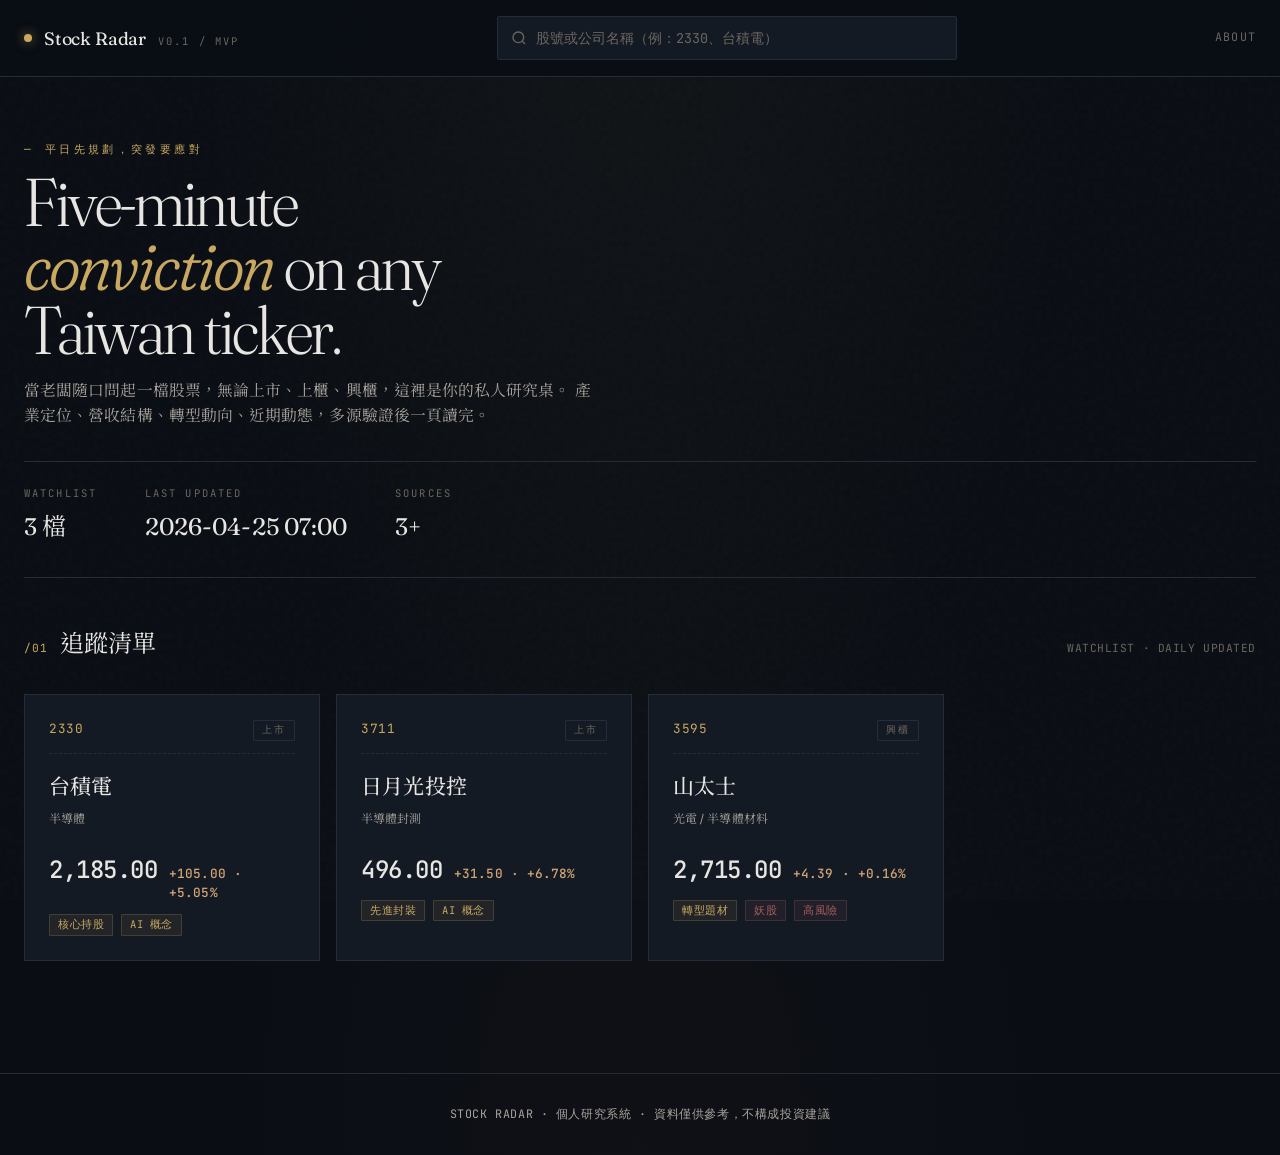
<file: index.html>
<!DOCTYPE html>
<html lang="zh-Hant">
<head>
  <meta charset="UTF-8">
  <meta name="viewport" content="width=device-width, initial-scale=1.0">
  <title>Stock Radar · 個人台股研究系統</title>
  <meta name="description" content="個人化台股研究儀表板。三層架構：Claude SKILL 研究、GitHub Actions 排程、靜態網頁展示。">
  <link rel="stylesheet" href="assets/css/main.css">
  <link rel="icon" href="data:image/svg+xml,%3Csvg xmlns='http://www.w3.org/2000/svg' viewBox='0 0 100 100'%3E%3Ccircle cx='50' cy='50' r='40' fill='%23c9a961'/%3E%3C/svg%3E">
</head>
<body data-page="home">

  <header class="topbar">
    <div class="container topbar-inner">
      <a href="./" class="brand" style="text-decoration: none;">
        <span class="brand-mark"></span>
        <span>Stock Radar</span>
        <span class="brand-tag">v0.1 / mvp</span>
      </a>
      <div class="search-wrap">
        <svg class="search-icon" width="16" height="16" viewBox="0 0 24 24" fill="none" stroke="currentColor" stroke-width="2">
          <circle cx="11" cy="11" r="8"/><path d="m21 21-4.3-4.3"/>
        </svg>
        <input id="search-input" class="search-input" type="text" placeholder="股號或公司名稱（例：2330、台積電）" autocomplete="off">
        <div id="search-results" class="search-results"></div>
      </div>
      <a href="about.html" style="font-family: var(--font-mono); font-size: 0.78rem; letter-spacing: 0.1em; color: var(--text-tertiary);">ABOUT</a>
    </div>
  </header>

  <main class="container">

    <section class="hero">
      <div class="hero-eyebrow">— 平日先規劃，突發要應對</div>
      <h1 class="hero-title">
        Five-minute<br>
        <em>conviction</em> on any<br>
        Taiwan ticker.
      </h1>
      <p class="hero-sub">
        當老闆隨口問起一檔股票，無論上市、上櫃、興櫃，這裡是你的私人研究桌。
        產業定位、營收結構、轉型動向、近期動態，多源驗證後一頁讀完。
      </p>
      <div class="hero-stats">
        <div>
          <div class="hero-stat-label">Watchlist</div>
          <div class="hero-stat-value mono"><span id="stat-watchlist-count">—</span> 檔</div>
        </div>
        <div>
          <div class="hero-stat-label">Last Updated</div>
          <div class="hero-stat-value mono" id="stat-last-updated">—</div>
        </div>
        <div>
          <div class="hero-stat-label">Sources</div>
          <div class="hero-stat-value mono">3+</div>
        </div>
      </div>
    </section>

    <section class="section">
      <div class="section-header">
        <div class="section-title">
          <span class="section-title-num">/01</span>
          <span class="section-title-text">追蹤清單</span>
        </div>
        <span class="section-meta">WATCHLIST · DAILY UPDATED</span>
      </div>
      <div id="watchlist-grid" class="watch-grid">
        <div class="loading">Loading watchlist…</div>
      </div>
    </section>

  </main>

  <footer class="footer">
    <div class="container">
      <p>STOCK RADAR · 個人研究系統 · 資料僅供參考，不構成投資建議</p>
    </div>
  </footer>

  <script src="assets/js/datafetch.js"></script>
  <script src="assets/js/app.js"></script>
  <script src="assets/js/search.js"></script>
</body>
</html>
</file>
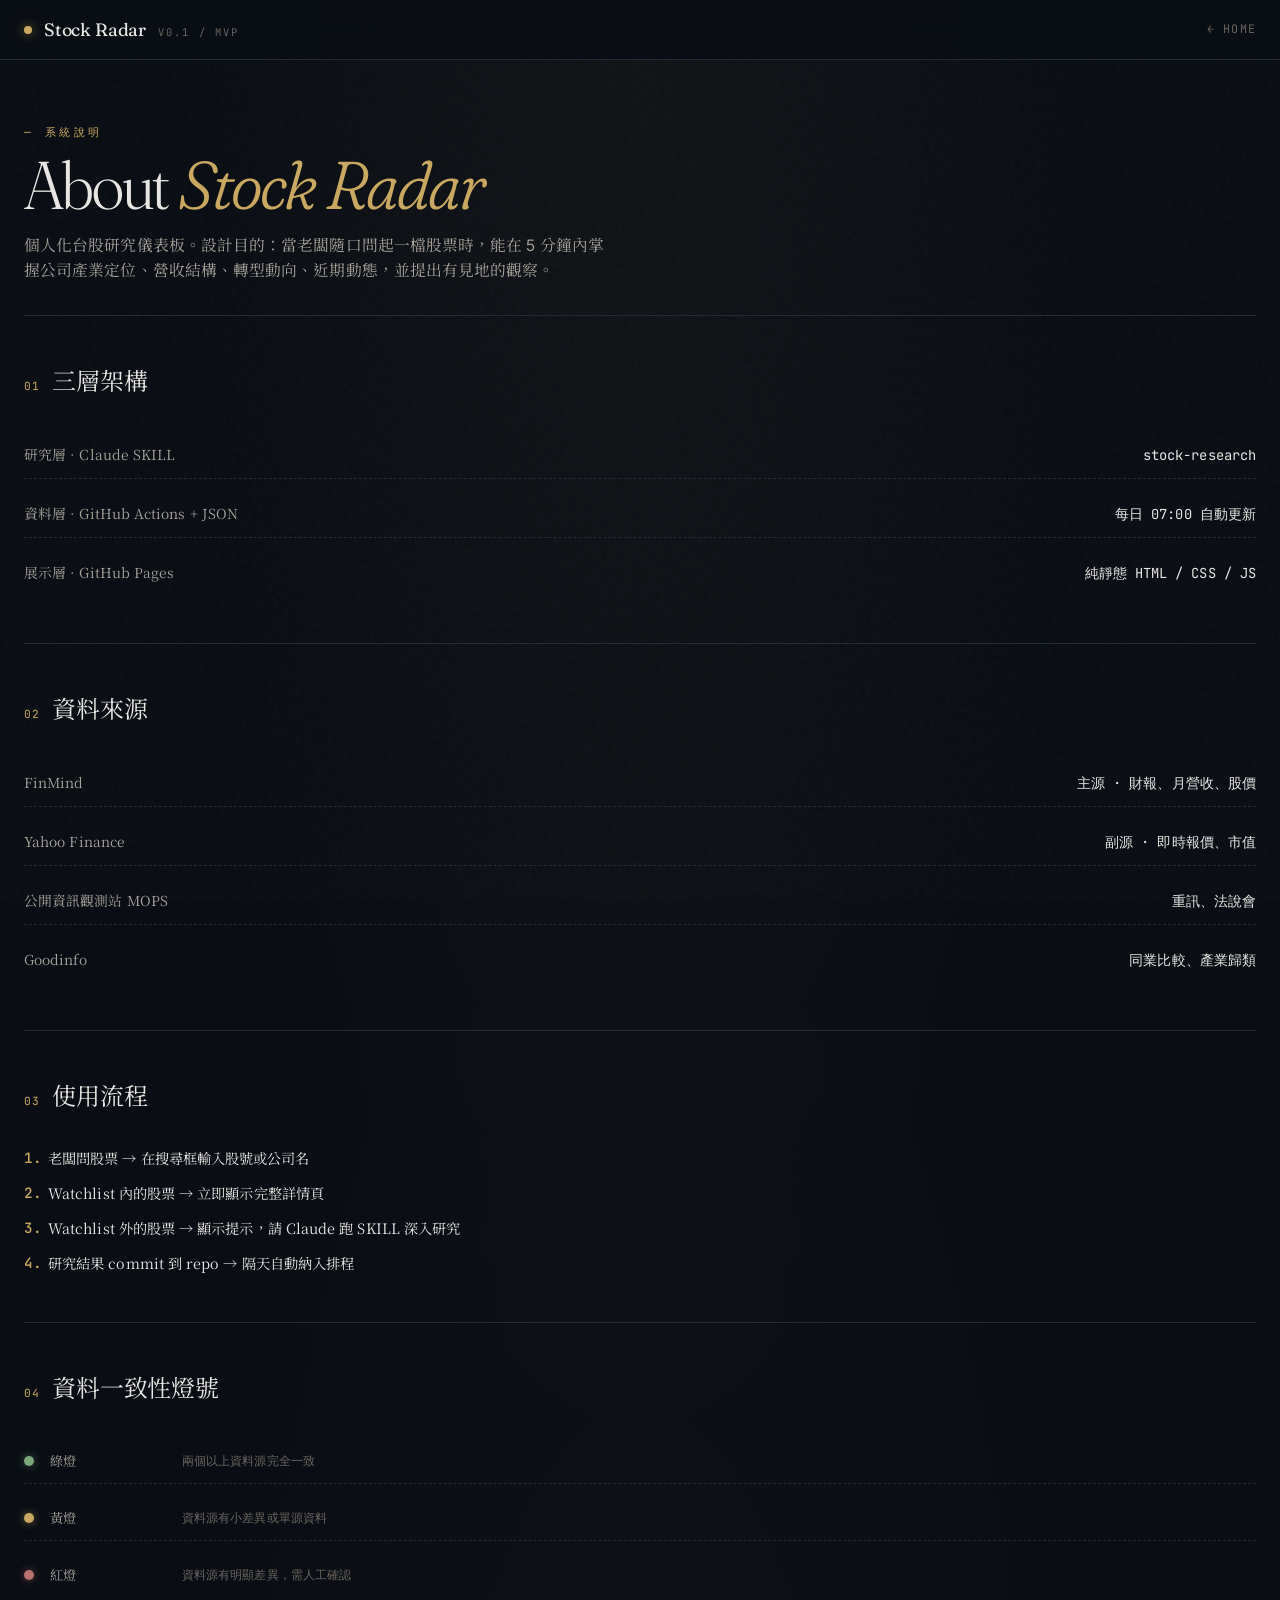
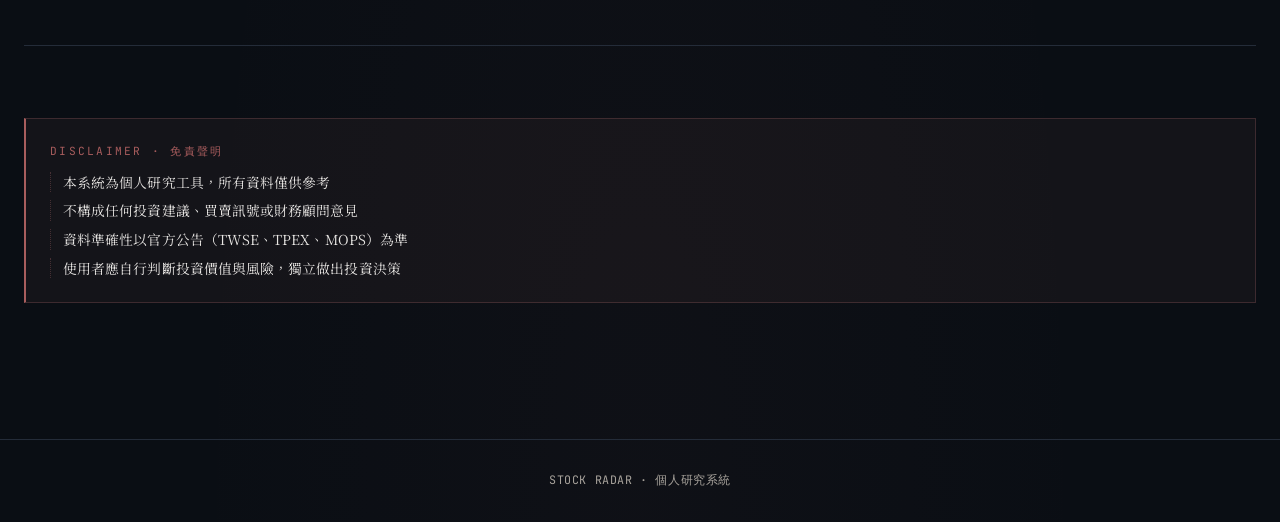
<file: about.html>
<!DOCTYPE html>
<html lang="zh-Hant">
<head>
  <meta charset="UTF-8">
  <meta name="viewport" content="width=device-width, initial-scale=1.0">
  <title>About · Stock Radar</title>
  <link rel="stylesheet" href="assets/css/main.css">
  <link rel="icon" href="data:image/svg+xml,%3Csvg xmlns='http://www.w3.org/2000/svg' viewBox='0 0 100 100'%3E%3Ccircle cx='50' cy='50' r='40' fill='%23c9a961'/%3E%3C/svg%3E">
</head>
<body data-page="about">

  <header class="topbar">
    <div class="container topbar-inner">
      <a href="./" class="brand" style="text-decoration: none;">
        <span class="brand-mark"></span>
        <span>Stock Radar</span>
        <span class="brand-tag">v0.1 / mvp</span>
      </a>
      <a href="./" style="font-family: var(--font-mono); font-size: 0.78rem; letter-spacing: 0.1em; color: var(--text-tertiary);">← HOME</a>
    </div>
  </header>

  <main class="container">
    <section class="hero">
      <div class="hero-eyebrow">— 系統說明</div>
      <h1 class="hero-title">About <em>Stock Radar</em></h1>
      <p class="hero-sub">
        個人化台股研究儀表板。設計目的：當老闆隨口問起一檔股票時，能在 5 分鐘內掌握公司產業定位、營收結構、轉型動向、近期動態，並提出有見地的觀察。
      </p>
    </section>

    <section class="section">
      <div class="section-header">
        <div class="section-title">
          <span class="section-title-num">01</span>
          <span class="section-title-text">三層架構</span>
        </div>
      </div>
      <div class="data-list">
        <div class="data-row">
          <span class="data-row-label">研究層 · Claude SKILL</span>
          <span class="data-row-value">stock-research</span>
        </div>
        <div class="data-row">
          <span class="data-row-label">資料層 · GitHub Actions + JSON</span>
          <span class="data-row-value">每日 07:00 自動更新</span>
        </div>
        <div class="data-row">
          <span class="data-row-label">展示層 · GitHub Pages</span>
          <span class="data-row-value">純靜態 HTML / CSS / JS</span>
        </div>
      </div>
    </section>

    <section class="section">
      <div class="section-header">
        <div class="section-title">
          <span class="section-title-num">02</span>
          <span class="section-title-text">資料來源</span>
        </div>
      </div>
      <div class="data-list">
        <div class="data-row">
          <span class="data-row-label">FinMind</span>
          <span class="data-row-value">主源 · 財報、月營收、股價</span>
        </div>
        <div class="data-row">
          <span class="data-row-label">Yahoo Finance</span>
          <span class="data-row-value">副源 · 即時報價、市值</span>
        </div>
        <div class="data-row">
          <span class="data-row-label">公開資訊觀測站 MOPS</span>
          <span class="data-row-value">重訊、法說會</span>
        </div>
        <div class="data-row">
          <span class="data-row-label">Goodinfo</span>
          <span class="data-row-value">同業比較、產業歸類</span>
        </div>
      </div>
    </section>

    <section class="section">
      <div class="section-header">
        <div class="section-title">
          <span class="section-title-num">03</span>
          <span class="section-title-text">使用流程</span>
        </div>
      </div>
      <ol class="earnings-points" style="counter-reset: point;">
        <li>老闆問股票 → 在搜尋框輸入股號或公司名</li>
        <li>Watchlist 內的股票 → 立即顯示完整詳情頁</li>
        <li>Watchlist 外的股票 → 顯示提示，請 Claude 跑 SKILL 深入研究</li>
        <li>研究結果 commit 到 repo → 隔天自動納入排程</li>
      </ol>
    </section>

    <section class="section">
      <div class="section-header">
        <div class="section-title">
          <span class="section-title-num">04</span>
          <span class="section-title-text">資料一致性燈號</span>
        </div>
      </div>
      <div class="verify-list">
        <div class="verify-row">
          <span class="light green"></span>
          <span class="verify-field">綠燈</span>
          <span class="verify-detail">兩個以上資料源完全一致</span>
        </div>
        <div class="verify-row">
          <span class="light yellow"></span>
          <span class="verify-field">黃燈</span>
          <span class="verify-detail">資料源有小差異或單源資料</span>
        </div>
        <div class="verify-row">
          <span class="light red"></span>
          <span class="verify-field">紅燈</span>
          <span class="verify-detail">資料源有明顯差異，需人工確認</span>
        </div>
      </div>
    </section>

    <section class="section">
      <div class="warning-box">
        <div class="warning-box-title">DISCLAIMER · 免責聲明</div>
        <ul class="warning-list">
          <li>本系統為個人研究工具，所有資料僅供參考</li>
          <li>不構成任何投資建議、買賣訊號或財務顧問意見</li>
          <li>資料準確性以官方公告（TWSE、TPEX、MOPS）為準</li>
          <li>使用者應自行判斷投資價值與風險，獨立做出投資決策</li>
        </ul>
      </div>
    </section>
  </main>

  <footer class="footer">
    <div class="container">
      <p>STOCK RADAR · 個人研究系統</p>
    </div>
  </footer>

</body>
</html>
</file>
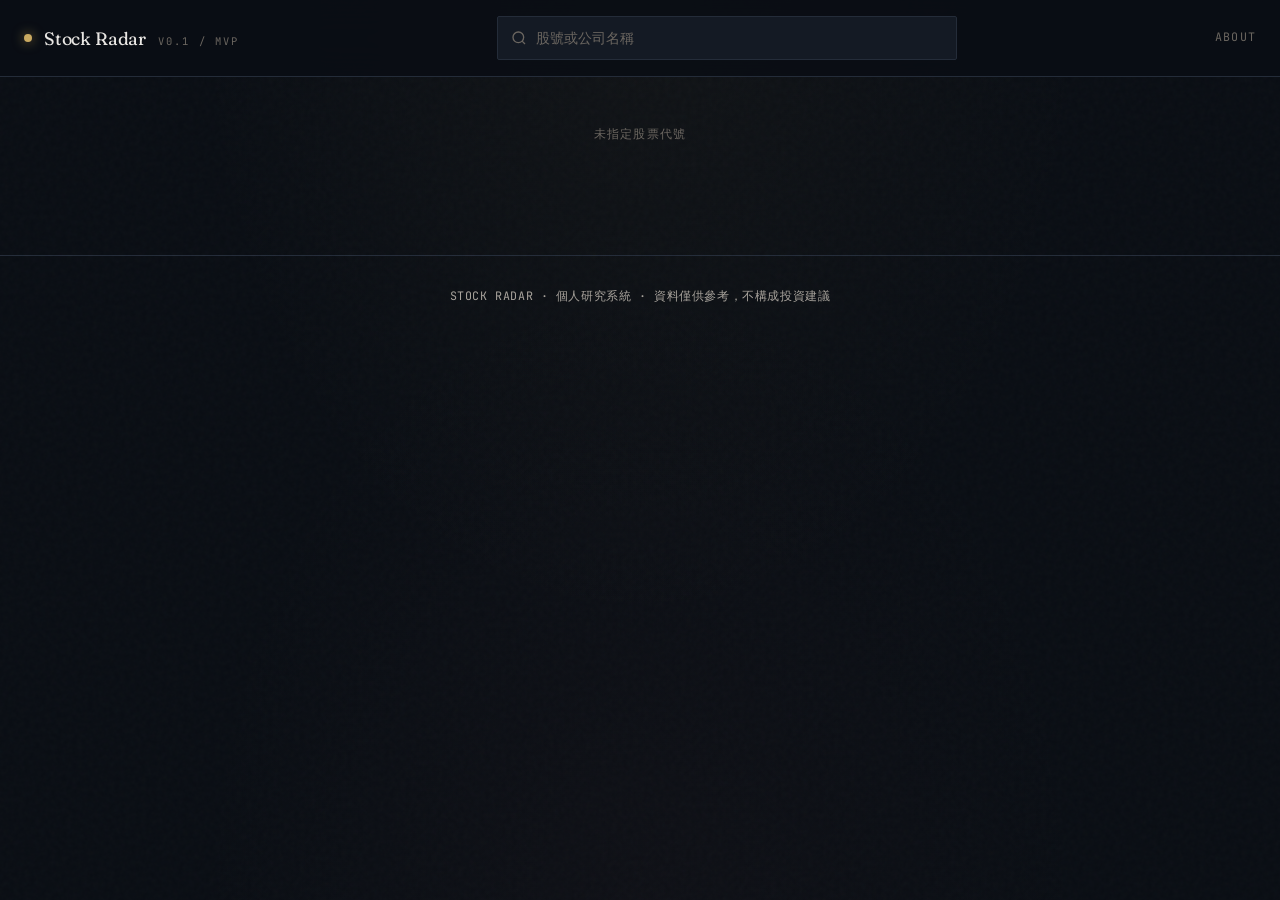
<file: stock.html>
<!DOCTYPE html>
<html lang="zh-Hant">
<head>
  <meta charset="UTF-8">
  <meta name="viewport" content="width=device-width, initial-scale=1.0">
  <title>個股 · Stock Radar</title>
  <link rel="stylesheet" href="assets/css/main.css">
  <link rel="icon" href="data:image/svg+xml,%3Csvg xmlns='http://www.w3.org/2000/svg' viewBox='0 0 100 100'%3E%3Ccircle cx='50' cy='50' r='40' fill='%23c9a961'/%3E%3C/svg%3E">
</head>
<body data-page="stock">

  <header class="topbar">
    <div class="container topbar-inner">
      <a href="./" class="brand" style="text-decoration: none;">
        <span class="brand-mark"></span>
        <span>Stock Radar</span>
        <span class="brand-tag">v0.1 / mvp</span>
      </a>
      <div class="search-wrap">
        <svg class="search-icon" width="16" height="16" viewBox="0 0 24 24" fill="none" stroke="currentColor" stroke-width="2">
          <circle cx="11" cy="11" r="8"/><path d="m21 21-4.3-4.3"/>
        </svg>
        <input id="search-input" class="search-input" type="text" placeholder="股號或公司名稱" autocomplete="off">
        <div id="search-results" class="search-results"></div>
      </div>
      <a href="about.html" style="font-family: var(--font-mono); font-size: 0.78rem; letter-spacing: 0.1em; color: var(--text-tertiary);">ABOUT</a>
    </div>
  </header>

  <main class="container" id="stock-main">
    <div class="loading">Loading…</div>
  </main>

  <footer class="footer">
    <div class="container">
      <p>STOCK RADAR · 個人研究系統 · 資料僅供參考，不構成投資建議</p>
    </div>
  </footer>

  <script src="assets/js/datafetch.js"></script>
  <script src="assets/js/app.js"></script>
  <script src="assets/js/search.js"></script>
</body>
</html>
</file>
<file: assets/css/main.css>
/* ============================================================
   Stock Radar — Editorial Trading Desk Theme
   Aesthetic: 深色金屬編輯雜誌 + 金融終端機資訊密度
   ============================================================ */

/* ----- Font Imports ----- */
@import url('https://fonts.googleapis.com/css2?family=Fraunces:opsz,wght,SOFT@9..144,300..900,0..100&family=Noto+Serif+TC:wght@400;500;700&family=JetBrains+Mono:wght@400;500;700&family=Inter+Tight:wght@400;500;600&display=swap');

/* ----- CSS Variables ----- */
:root {
  /* Base palette — deep ink with warm undertone */
  --ink-deepest: #0a0e14;
  --ink-deep: #0f141c;
  --ink-card: #141a24;
  --ink-elevated: #1a212d;
  --ink-border: #242c39;
  --ink-border-strong: #364150;

  /* Text */
  --text-primary: #e8e6e3;
  --text-secondary: #a8a39c;
  --text-tertiary: #6b6660;
  --text-quaternary: #4a4640;

  /* Accents — warm metallics, not red/green */
  --accent-gold: #c9a961;
  --accent-gold-bright: #e0bc70;
  --accent-gold-dim: #8b7642;
  --accent-up: #d4a574;        /* 上漲 — warm gold */
  --accent-down: #a85d5d;      /* 下跌 — terracotta */
  --accent-neutral: #8b8680;

  /* Status lights */
  --status-green: #7ba87b;
  --status-yellow: #c9a961;
  --status-red: #b87070;

  /* Typography */
  --font-display: 'Fraunces', 'Noto Serif TC', serif;
  --font-body: 'Inter Tight', 'Noto Serif TC', sans-serif;
  --font-mono: 'JetBrains Mono', 'Menlo', monospace;
  --font-tc: 'Noto Serif TC', serif;

  /* Spacing scale */
  --space-1: 4px;
  --space-2: 8px;
  --space-3: 12px;
  --space-4: 16px;
  --space-5: 24px;
  --space-6: 32px;
  --space-7: 48px;
  --space-8: 64px;

  /* Layout */
  --content-max: 1280px;
  --rail-width: 280px;
}

/* ----- Reset & Base ----- */
*, *::before, *::after { box-sizing: border-box; margin: 0; padding: 0; }
html { font-size: 15px; -webkit-text-size-adjust: 100%; }

body {
  font-family: var(--font-body);
  background:
    radial-gradient(ellipse at top, rgba(201, 169, 97, 0.04) 0%, transparent 50%),
    radial-gradient(ellipse at bottom, rgba(168, 93, 93, 0.03) 0%, transparent 50%),
    var(--ink-deepest);
  color: var(--text-primary);
  line-height: 1.5;
  letter-spacing: 0.005em;
  min-height: 100vh;
  font-feature-settings: "ss01", "cv01";
}

/* Subtle grain texture */
body::before {
  content: "";
  position: fixed;
  inset: 0;
  pointer-events: none;
  z-index: 1;
  opacity: 0.025;
  background-image: url("data:image/svg+xml,%3Csvg viewBox='0 0 200 200' xmlns='http://www.w3.org/2000/svg'%3E%3Cfilter id='n'%3E%3CfeTurbulence type='fractalNoise' baseFrequency='0.85' numOctaves='3' /%3E%3C/filter%3E%3Crect width='100%25' height='100%25' filter='url(%23n)' /%3E%3C/svg%3E");
}

/* ----- Typography ----- */
h1, h2, h3, h4, h5, h6 {
  font-family: var(--font-display);
  font-weight: 400;
  line-height: 1.1;
  letter-spacing: -0.02em;
  color: var(--text-primary);
}

h1 { font-size: clamp(2.2rem, 4vw, 3.5rem); font-variation-settings: "SOFT" 30, "opsz" 144; }
h2 { font-size: 1.75rem; font-variation-settings: "SOFT" 20; }
h3 { font-size: 1.25rem; font-variation-settings: "SOFT" 10; font-weight: 500; }
h4 { font-size: 1rem; font-weight: 500; letter-spacing: 0.04em; text-transform: uppercase; color: var(--text-secondary); }

p { color: var(--text-secondary); }

a { color: var(--accent-gold); text-decoration: none; transition: color 0.2s; }
a:hover { color: var(--accent-gold-bright); }

.mono { font-family: var(--font-mono); font-feature-settings: "tnum"; }
.num { font-family: var(--font-mono); font-feature-settings: "tnum"; letter-spacing: -0.02em; }

/* ----- Layout ----- */
.container {
  max-width: var(--content-max);
  margin: 0 auto;
  padding: 0 var(--space-5);
  position: relative;
  z-index: 2;
}

/* ----- Top Bar ----- */
.topbar {
  border-bottom: 1px solid var(--ink-border);
  padding: var(--space-4) 0;
  position: sticky;
  top: 0;
  z-index: 100;
  backdrop-filter: blur(20px);
  background: rgba(10, 14, 20, 0.85);
}

.topbar-inner {
  display: flex;
  align-items: center;
  justify-content: space-between;
  gap: var(--space-5);
}

.brand {
  display: flex;
  align-items: baseline;
  gap: var(--space-3);
  font-family: var(--font-display);
  font-size: 1.2rem;
  font-variation-settings: "SOFT" 50;
  color: var(--text-primary);
  letter-spacing: -0.01em;
}
.brand-mark {
  width: 8px;
  height: 8px;
  border-radius: 50%;
  background: var(--accent-gold);
  box-shadow: 0 0 12px var(--accent-gold-dim);
  display: inline-block;
  align-self: center;
  animation: pulse 2.5s ease-in-out infinite;
}
.brand-tag {
  font-size: 0.7rem;
  letter-spacing: 0.2em;
  text-transform: uppercase;
  color: var(--text-tertiary);
  font-family: var(--font-mono);
}

@keyframes pulse {
  0%, 100% { opacity: 1; box-shadow: 0 0 12px var(--accent-gold-dim); }
  50% { opacity: 0.5; box-shadow: 0 0 6px var(--accent-gold-dim); }
}

/* ----- Search ----- */
.search-wrap {
  flex: 1;
  max-width: 460px;
  position: relative;
}

.search-input {
  width: 100%;
  padding: var(--space-3) var(--space-4) var(--space-3) 38px;
  background: var(--ink-card);
  border: 1px solid var(--ink-border);
  border-radius: 2px;
  color: var(--text-primary);
  font-family: var(--font-mono);
  font-size: 0.9rem;
  transition: border-color 0.2s, background 0.2s;
  outline: none;
}
.search-input:focus {
  border-color: var(--accent-gold);
  background: var(--ink-elevated);
}
.search-input::placeholder { color: var(--text-tertiary); }

.search-icon {
  position: absolute;
  left: 14px;
  top: 50%;
  transform: translateY(-50%);
  color: var(--text-tertiary);
  pointer-events: none;
}

.search-results {
  position: absolute;
  top: calc(100% + 4px);
  left: 0;
  right: 0;
  background: var(--ink-card);
  border: 1px solid var(--ink-border-strong);
  border-radius: 2px;
  max-height: 360px;
  overflow-y: auto;
  display: none;
  box-shadow: 0 12px 40px rgba(0,0,0,0.5);
}
.search-results.active { display: block; }
.search-result-item {
  padding: var(--space-3) var(--space-4);
  cursor: pointer;
  border-bottom: 1px solid var(--ink-border);
  display: flex;
  align-items: baseline;
  gap: var(--space-3);
  transition: background 0.15s;
}
.search-result-item:last-child { border-bottom: none; }
.search-result-item:hover, .search-result-item.highlighted {
  background: var(--ink-elevated);
}
.search-result-id {
  font-family: var(--font-mono);
  font-weight: 500;
  color: var(--accent-gold);
  min-width: 50px;
}
.search-result-name {
  font-family: var(--font-tc);
  color: var(--text-primary);
}
.search-result-market {
  font-size: 0.7rem;
  color: var(--text-tertiary);
  margin-left: auto;
  letter-spacing: 0.1em;
}

/* ----- Hero (Home) ----- */
.hero {
  padding: var(--space-8) 0 var(--space-6);
  position: relative;
}

.hero-eyebrow {
  font-family: var(--font-mono);
  font-size: 0.75rem;
  letter-spacing: 0.3em;
  color: var(--accent-gold);
  text-transform: uppercase;
  margin-bottom: var(--space-3);
}

.hero-title {
  font-size: clamp(2.5rem, 6vw, 4.5rem);
  font-weight: 300;
  line-height: 0.95;
  letter-spacing: -0.03em;
  margin-bottom: var(--space-4);
  font-variation-settings: "SOFT" 40, "opsz" 144;
}
.hero-title em {
  font-style: italic;
  color: var(--accent-gold);
  font-variation-settings: "SOFT" 80;
}

.hero-sub {
  font-size: 1.05rem;
  max-width: 580px;
  color: var(--text-secondary);
  line-height: 1.6;
}

.hero-stats {
  margin-top: var(--space-6);
  display: flex;
  gap: var(--space-7);
  padding-top: var(--space-5);
  border-top: 1px solid var(--ink-border);
}
.hero-stat-label {
  font-size: 0.7rem;
  letter-spacing: 0.2em;
  text-transform: uppercase;
  color: var(--text-tertiary);
  font-family: var(--font-mono);
  margin-bottom: var(--space-2);
}
.hero-stat-value {
  font-family: var(--font-display);
  font-size: 1.6rem;
  font-weight: 400;
  color: var(--text-primary);
}

/* ----- Section ----- */
.section {
  padding: var(--space-7) 0;
  border-top: 1px solid var(--ink-border);
}

.section-header {
  display: flex;
  align-items: baseline;
  justify-content: space-between;
  margin-bottom: var(--space-6);
}

.section-title {
  display: flex;
  align-items: baseline;
  gap: var(--space-3);
}
.section-title-num {
  font-family: var(--font-mono);
  font-size: 0.75rem;
  color: var(--accent-gold);
  letter-spacing: 0.1em;
}
.section-title-text {
  font-family: var(--font-display);
  font-size: 1.6rem;
  font-variation-settings: "SOFT" 25;
  letter-spacing: -0.01em;
}

.section-meta {
  font-size: 0.75rem;
  color: var(--text-tertiary);
  font-family: var(--font-mono);
  letter-spacing: 0.05em;
}

/* ----- Watchlist Grid ----- */
.watch-grid {
  display: grid;
  grid-template-columns: repeat(auto-fill, minmax(280px, 1fr));
  gap: var(--space-4);
}

.watch-card {
  background: var(--ink-card);
  border: 1px solid var(--ink-border);
  padding: var(--space-5);
  cursor: pointer;
  transition: all 0.25s ease;
  position: relative;
  overflow: hidden;
}
.watch-card::before {
  content: "";
  position: absolute;
  top: 0; left: 0; right: 0;
  height: 1px;
  background: linear-gradient(90deg, transparent, var(--accent-gold-dim), transparent);
  opacity: 0;
  transition: opacity 0.3s;
}
.watch-card:hover {
  background: var(--ink-elevated);
  border-color: var(--ink-border-strong);
  transform: translateY(-2px);
}
.watch-card:hover::before { opacity: 1; }

.watch-card-head {
  display: flex;
  align-items: baseline;
  justify-content: space-between;
  margin-bottom: var(--space-4);
  padding-bottom: var(--space-3);
  border-bottom: 1px dashed var(--ink-border);
}
.watch-card-id {
  font-family: var(--font-mono);
  color: var(--accent-gold);
  font-size: 0.85rem;
  letter-spacing: 0.05em;
}
.watch-card-market {
  font-family: var(--font-mono);
  font-size: 0.65rem;
  color: var(--text-tertiary);
  letter-spacing: 0.2em;
  padding: 2px 8px;
  border: 1px solid var(--ink-border);
  border-radius: 1px;
}

.watch-card-name {
  font-family: var(--font-tc);
  font-weight: 500;
  font-size: 1.4rem;
  color: var(--text-primary);
  margin-bottom: var(--space-2);
  letter-spacing: 0.01em;
}

.watch-card-industry {
  font-size: 0.8rem;
  color: var(--text-secondary);
  margin-bottom: var(--space-5);
}

.watch-card-price {
  display: flex;
  align-items: baseline;
  gap: var(--space-3);
  margin-bottom: var(--space-3);
}
.watch-card-price-num {
  font-family: var(--font-mono);
  font-size: 1.6rem;
  font-weight: 500;
  letter-spacing: -0.02em;
  color: var(--text-primary);
}
.watch-card-change {
  font-family: var(--font-mono);
  font-size: 0.85rem;
  font-weight: 500;
}
.up { color: var(--accent-up); }
.down { color: var(--accent-down); }
.neutral { color: var(--accent-neutral); }

.watch-card-tags {
  display: flex;
  flex-wrap: wrap;
  gap: var(--space-2);
  margin-top: var(--space-3);
}
.tag {
  font-size: 0.7rem;
  font-family: var(--font-mono);
  padding: 2px 8px;
  background: rgba(201, 169, 97, 0.08);
  color: var(--accent-gold);
  border: 1px solid rgba(201, 169, 97, 0.2);
  border-radius: 1px;
  letter-spacing: 0.05em;
}
.tag.warning {
  background: rgba(184, 112, 112, 0.08);
  color: var(--accent-down);
  border-color: rgba(184, 112, 112, 0.2);
}

/* ----- Stock Detail Page ----- */
.detail-header {
  padding: var(--space-7) 0 var(--space-5);
  border-bottom: 1px solid var(--ink-border);
}

.detail-meta {
  display: flex;
  gap: var(--space-3);
  align-items: center;
  font-family: var(--font-mono);
  font-size: 0.75rem;
  color: var(--text-tertiary);
  letter-spacing: 0.1em;
  text-transform: uppercase;
  margin-bottom: var(--space-3);
}
.detail-meta-divider { color: var(--ink-border-strong); }

.detail-title {
  font-size: clamp(2.5rem, 5vw, 4rem);
  font-variation-settings: "SOFT" 35, "opsz" 144;
  font-weight: 300;
  line-height: 1;
  margin-bottom: var(--space-4);
  display: flex;
  align-items: baseline;
  gap: var(--space-4);
  flex-wrap: wrap;
}
.detail-title-id {
  font-family: var(--font-mono);
  font-size: 0.45em;
  color: var(--accent-gold);
  letter-spacing: 0.05em;
}

.detail-oneliner {
  font-family: var(--font-display);
  font-style: italic;
  font-variation-settings: "SOFT" 60;
  font-size: 1.15rem;
  color: var(--text-secondary);
  max-width: 720px;
  line-height: 1.5;
  margin-bottom: var(--space-5);
}

.price-row {
  display: flex;
  align-items: baseline;
  gap: var(--space-5);
  flex-wrap: wrap;
}
.price-main {
  font-family: var(--font-mono);
  font-size: 3rem;
  font-weight: 500;
  letter-spacing: -0.03em;
}
.price-change {
  font-family: var(--font-mono);
  font-size: 1.1rem;
}
.price-detail {
  font-family: var(--font-mono);
  font-size: 0.8rem;
  color: var(--text-tertiary);
  display: flex;
  gap: var(--space-4);
  margin-left: auto;
}
.price-detail span strong {
  color: var(--text-secondary);
  font-weight: 500;
  margin-left: 4px;
}

/* ----- Summary Card ----- */
.summary-card {
  background: linear-gradient(180deg, var(--ink-card) 0%, var(--ink-deep) 100%);
  border: 1px solid var(--ink-border);
  border-left: 2px solid var(--accent-gold);
  padding: var(--space-6);
  margin: var(--space-6) 0;
  position: relative;
}
.summary-card::before {
  content: "30 SEC";
  position: absolute;
  top: var(--space-4);
  right: var(--space-4);
  font-family: var(--font-mono);
  font-size: 0.65rem;
  letter-spacing: 0.3em;
  color: var(--accent-gold-dim);
}
.summary-text {
  font-family: var(--font-display);
  font-variation-settings: "SOFT" 40;
  font-size: 1.15rem;
  line-height: 1.65;
  color: var(--text-primary);
  letter-spacing: -0.005em;
}

/* ----- Two Column Layout ----- */
.two-col {
  display: grid;
  grid-template-columns: 1fr 1fr;
  gap: var(--space-6);
}
@media (max-width: 768px) {
  .two-col { grid-template-columns: 1fr; }
}

/* ----- Data List ----- */
.data-list {
  display: flex;
  flex-direction: column;
  gap: var(--space-3);
}
.data-row {
  display: grid;
  grid-template-columns: 1fr auto;
  gap: var(--space-4);
  align-items: baseline;
  padding: var(--space-3) 0;
  border-bottom: 1px dashed var(--ink-border);
  font-size: 0.92rem;
}
.data-row:last-child { border-bottom: none; }
.data-row-label {
  color: var(--text-secondary);
  font-family: var(--font-tc);
}
.data-row-value {
  font-family: var(--font-mono);
  color: var(--text-primary);
  text-align: right;
}

/* ----- Bar Chart (営收結構) ----- */
.bar-list {
  display: flex;
  flex-direction: column;
  gap: var(--space-4);
}
.bar-item {
  display: flex;
  flex-direction: column;
  gap: var(--space-2);
}
.bar-label-row {
  display: flex;
  justify-content: space-between;
  align-items: baseline;
  font-size: 0.88rem;
}
.bar-label-row .label { color: var(--text-secondary); font-family: var(--font-tc); }
.bar-label-row .value {
  font-family: var(--font-mono);
  color: var(--accent-gold);
  font-weight: 500;
}
.bar-track {
  height: 4px;
  background: var(--ink-elevated);
  position: relative;
  overflow: hidden;
}
.bar-fill {
  position: absolute;
  inset: 0 auto 0 0;
  background: linear-gradient(90deg, var(--accent-gold-dim), var(--accent-gold));
  transition: width 0.8s cubic-bezier(0.16, 1, 0.3, 1);
}

/* ----- Trend / Quarterly Chart ----- */
.trend-chart {
  display: grid;
  grid-template-columns: repeat(4, 1fr);
  gap: var(--space-2);
  align-items: end;
  height: 160px;
  margin-top: var(--space-4);
}
.trend-bar-wrap {
  display: flex;
  flex-direction: column;
  align-items: center;
  gap: var(--space-2);
  height: 100%;
  justify-content: end;
}
.trend-bar {
  width: 100%;
  max-width: 56px;
  background: linear-gradient(180deg, var(--accent-gold) 0%, var(--accent-gold-dim) 100%);
  position: relative;
  transition: all 0.3s;
  cursor: default;
}
.trend-bar:hover { background: var(--accent-gold-bright); }
.trend-bar-value {
  position: absolute;
  top: -22px;
  left: 50%;
  transform: translateX(-50%);
  font-family: var(--font-mono);
  font-size: 0.7rem;
  color: var(--text-secondary);
  white-space: nowrap;
}
.trend-bar-label {
  font-family: var(--font-mono);
  font-size: 0.7rem;
  color: var(--text-tertiary);
  letter-spacing: 0.05em;
}

/* ----- Customers Table ----- */
.customer-list {
  display: flex;
  flex-direction: column;
}
.customer-row {
  display: grid;
  grid-template-columns: 1fr auto;
  gap: var(--space-4);
  padding: var(--space-4) 0;
  border-bottom: 1px solid var(--ink-border);
  align-items: baseline;
}
.customer-row:last-child { border-bottom: none; }
.customer-name {
  font-family: var(--font-display);
  font-size: 1.05rem;
  font-variation-settings: "SOFT" 20;
  color: var(--text-primary);
  margin-bottom: var(--space-1);
}
.customer-products {
  font-size: 0.82rem;
  color: var(--text-tertiary);
}
.customer-share {
  font-family: var(--font-mono);
  color: var(--accent-gold);
  font-size: 0.95rem;
  font-weight: 500;
}

/* ----- Earnings Highlights ----- */
.earnings-card {
  background: var(--ink-card);
  border: 1px solid var(--ink-border);
  padding: var(--space-5);
}
.earnings-date {
  font-family: var(--font-mono);
  font-size: 0.75rem;
  color: var(--accent-gold);
  letter-spacing: 0.1em;
  margin-bottom: var(--space-2);
}
.earnings-title {
  font-family: var(--font-display);
  font-size: 1.2rem;
  font-variation-settings: "SOFT" 30;
  margin-bottom: var(--space-4);
}
.earnings-points {
  list-style: none;
  display: flex;
  flex-direction: column;
  gap: var(--space-3);
}
.earnings-points li {
  position: relative;
  padding-left: var(--space-5);
  font-family: var(--font-tc);
  color: var(--text-primary);
  line-height: 1.6;
  font-size: 0.95rem;
}
.earnings-points li::before {
  content: counter(point) ".";
  counter-increment: point;
  position: absolute;
  left: 0;
  color: var(--accent-gold);
  font-family: var(--font-mono);
  font-weight: 500;
}
.earnings-points { counter-reset: point; }

/* ----- Comparison Table ----- */
.compare-table {
  width: 100%;
  border-collapse: collapse;
  font-size: 0.92rem;
}
.compare-table th, .compare-table td {
  padding: var(--space-3) var(--space-4);
  text-align: left;
  border-bottom: 1px solid var(--ink-border);
}
.compare-table th {
  font-family: var(--font-mono);
  font-size: 0.7rem;
  letter-spacing: 0.15em;
  text-transform: uppercase;
  color: var(--text-tertiary);
  font-weight: 500;
  border-bottom: 1px solid var(--ink-border-strong);
}
.compare-table td.label-cell {
  font-family: var(--font-tc);
  color: var(--text-secondary);
}
.compare-table td.self-cell {
  font-family: var(--font-mono);
  color: var(--accent-gold);
  font-weight: 500;
}
.compare-table td.peer-cell {
  font-family: var(--font-mono);
  color: var(--text-secondary);
}

/* ----- News Timeline ----- */
.news-list {
  display: flex;
  flex-direction: column;
}
.news-item {
  display: grid;
  grid-template-columns: 100px 1fr;
  gap: var(--space-5);
  padding: var(--space-4) 0;
  border-bottom: 1px solid var(--ink-border);
}
.news-item:last-child { border-bottom: none; }
.news-date {
  font-family: var(--font-mono);
  font-size: 0.78rem;
  color: var(--accent-gold);
  letter-spacing: 0.05em;
  padding-top: 2px;
}
.news-title {
  font-family: var(--font-tc);
  font-weight: 500;
  font-size: 1rem;
  color: var(--text-primary);
  margin-bottom: var(--space-2);
  line-height: 1.4;
}
.news-summary {
  font-size: 0.88rem;
  color: var(--text-secondary);
  line-height: 1.55;
}

/* ----- Notes (Markdown render) ----- */
.notes-card {
  background: var(--ink-card);
  border: 1px solid var(--ink-border);
  padding: var(--space-6);
  font-family: var(--font-tc);
}
.notes-card h1, .notes-card h2, .notes-card h3 {
  font-family: var(--font-display);
  margin-top: var(--space-5);
  margin-bottom: var(--space-3);
}
.notes-card h1 { font-size: 1.5rem; }
.notes-card h2 { font-size: 1.2rem; color: var(--accent-gold); }
.notes-card h3 { font-size: 1.05rem; }
.notes-card p { margin-bottom: var(--space-3); line-height: 1.7; }
.notes-card ul, .notes-card ol { padding-left: var(--space-5); margin-bottom: var(--space-3); }
.notes-card li { margin-bottom: var(--space-2); line-height: 1.6; color: var(--text-secondary); }
.notes-card code {
  font-family: var(--font-mono);
  background: var(--ink-elevated);
  padding: 2px 6px;
  border-radius: 1px;
  font-size: 0.88em;
  color: var(--accent-gold);
}
.notes-card pre {
  background: var(--ink-elevated);
  padding: var(--space-4);
  border-left: 2px solid var(--accent-gold-dim);
  overflow-x: auto;
  margin-bottom: var(--space-4);
}
.notes-card pre code {
  background: none;
  padding: 0;
  color: var(--text-primary);
}
.notes-card blockquote {
  border-left: 2px solid var(--ink-border-strong);
  padding-left: var(--space-4);
  color: var(--text-tertiary);
  font-style: italic;
  margin-bottom: var(--space-4);
}
.notes-card hr {
  border: none;
  border-top: 1px dashed var(--ink-border);
  margin: var(--space-5) 0;
}

/* ----- Verification Lights ----- */
.verify-list {
  display: flex;
  flex-direction: column;
  gap: var(--space-3);
}
.verify-row {
  display: grid;
  grid-template-columns: 14px 120px 1fr;
  gap: var(--space-3);
  align-items: center;
  padding: var(--space-3) 0;
  border-bottom: 1px dashed var(--ink-border);
  font-size: 0.88rem;
}
.verify-row:last-child { border-bottom: none; }
.light {
  width: 10px; height: 10px; border-radius: 50%;
  display: inline-block;
}
.light.green { background: var(--status-green); box-shadow: 0 0 8px rgba(123, 168, 123, 0.5); }
.light.yellow { background: var(--status-yellow); box-shadow: 0 0 8px rgba(201, 169, 97, 0.5); }
.light.red { background: var(--status-red); box-shadow: 0 0 8px rgba(184, 112, 112, 0.5); }
.verify-field {
  font-family: var(--font-tc);
  color: var(--text-secondary);
}
.verify-detail {
  font-family: var(--font-mono);
  font-size: 0.8rem;
  color: var(--text-tertiary);
}

/* ----- Warning Box (山太士這種高風險) ----- */
.warning-box {
  background: rgba(184, 112, 112, 0.06);
  border: 1px solid rgba(184, 112, 112, 0.25);
  border-left: 2px solid var(--accent-down);
  padding: var(--space-5);
  margin: var(--space-5) 0;
}
.warning-box-title {
  font-family: var(--font-mono);
  font-size: 0.75rem;
  letter-spacing: 0.2em;
  color: var(--accent-down);
  text-transform: uppercase;
  margin-bottom: var(--space-3);
}
.warning-list {
  list-style: none;
  display: flex;
  flex-direction: column;
  gap: var(--space-2);
}
.warning-list li {
  font-family: var(--font-tc);
  color: var(--text-primary);
  font-size: 0.92rem;
  padding-left: var(--space-3);
  border-left: 1px dotted rgba(184, 112, 112, 0.3);
}

/* ----- Quick Snapshot (Watchlist 外) ----- */
.snapshot-banner {
  background: rgba(201, 169, 97, 0.06);
  border: 1px dashed rgba(201, 169, 97, 0.3);
  padding: var(--space-4) var(--space-5);
  margin-bottom: var(--space-5);
  display: flex;
  align-items: center;
  justify-content: space-between;
  gap: var(--space-4);
  flex-wrap: wrap;
}
.snapshot-banner-text {
  font-family: var(--font-tc);
  font-size: 0.92rem;
  color: var(--text-primary);
}
.snapshot-banner-text small {
  display: block;
  font-size: 0.78rem;
  color: var(--text-tertiary);
  margin-top: 2px;
}
.btn {
  background: transparent;
  border: 1px solid var(--accent-gold);
  color: var(--accent-gold);
  padding: var(--space-2) var(--space-4);
  font-family: var(--font-mono);
  font-size: 0.8rem;
  letter-spacing: 0.05em;
  cursor: pointer;
  transition: all 0.2s;
  text-transform: uppercase;
}
.btn:hover {
  background: var(--accent-gold);
  color: var(--ink-deepest);
}

/* ----- Footer ----- */
.footer {
  margin-top: var(--space-8);
  padding: var(--space-6) 0;
  border-top: 1px solid var(--ink-border);
  font-size: 0.78rem;
  color: var(--text-tertiary);
  text-align: center;
  font-family: var(--font-mono);
  letter-spacing: 0.05em;
}

/* ----- Loading & Empty States ----- */
.loading, .empty {
  padding: var(--space-7);
  text-align: center;
  color: var(--text-tertiary);
  font-family: var(--font-mono);
  letter-spacing: 0.1em;
  text-transform: uppercase;
  font-size: 0.8rem;
}

/* ----- Animations ----- */
@keyframes fadeUp {
  from { opacity: 0; transform: translateY(10px); }
  to { opacity: 1; transform: translateY(0); }
}
.fade-up { animation: fadeUp 0.6s cubic-bezier(0.16, 1, 0.3, 1) both; }
.fade-up-1 { animation-delay: 0.05s; }
.fade-up-2 { animation-delay: 0.1s; }
.fade-up-3 { animation-delay: 0.15s; }
.fade-up-4 { animation-delay: 0.2s; }
.fade-up-5 { animation-delay: 0.25s; }
.fade-up-6 { animation-delay: 0.3s; }

/* ----- Responsive ----- */
@media (max-width: 720px) {
  .topbar-inner { flex-wrap: wrap; }
  .search-wrap { order: 3; max-width: 100%; flex-basis: 100%; }
  .hero-stats { flex-wrap: wrap; gap: var(--space-5); }
  .price-detail { width: 100%; margin-left: 0; flex-wrap: wrap; }
}

/* ============================================================
   即時資料指示器（Phase 4）
   ============================================================ */

/* 首頁卡片上的即時標記 */
.live-badge {
  margin-top: var(--space-3);
  padding-top: var(--space-3);
  border-top: 1px dashed var(--ink-border);
  font-family: var(--font-mono);
  font-size: 0.7rem;
  letter-spacing: 0.05em;
  color: var(--text-tertiary);
  display: flex;
  align-items: center;
  gap: var(--space-2);
}

/* 跳動的綠點 */
.live-dot {
  display: inline-block;
  width: 6px;
  height: 6px;
  border-radius: 50%;
  background: var(--status-green);
  box-shadow: 0 0 8px rgba(123, 168, 123, 0.7);
  flex-shrink: 0;
}
.live-dot.active {
  animation: live-pulse 2s ease-in-out infinite;
}
@keyframes live-pulse {
  0%, 100% { opacity: 1; transform: scale(1); }
  50% { opacity: 0.5; transform: scale(0.85); }
}

/* 個股頁頂部的即時 banner */
.live-banner {
  display: flex;
  align-items: center;
  gap: var(--space-3);
  padding: var(--space-3) var(--space-4);
  margin-bottom: var(--space-5);
  font-family: var(--font-mono);
  font-size: 0.78rem;
  border-left: 2px solid var(--status-green);
  background: rgba(123, 168, 123, 0.06);
  letter-spacing: 0.02em;
  color: var(--text-secondary);
}
.live-banner.loading {
  border-left-color: var(--accent-gold);
  background: rgba(201, 169, 97, 0.06);
}
.live-banner.loading .live-dot {
  background: var(--accent-gold);
  box-shadow: 0 0 8px rgba(201, 169, 97, 0.7);
  animation: live-pulse 1s ease-in-out infinite;
}
.live-banner.error {
  border-left-color: var(--accent-down);
  background: rgba(184, 112, 112, 0.06);
  color: var(--text-primary);
}
.live-banner.success .live-banner-text strong {
  color: var(--text-primary);
  font-weight: 500;
}

/* 資料品質報告 footer */
.data-quality-footer {
  margin-top: var(--space-7);
  padding: var(--space-5) var(--space-6);
  border-top: 1px solid var(--ink-border-strong);
  background: linear-gradient(180deg, var(--ink-deep) 0%, var(--ink-deepest) 100%);
}

.dq-header {
  margin-bottom: var(--space-4);
  padding-bottom: var(--space-3);
  border-bottom: 1px dashed var(--ink-border);
}

.dq-title {
  font-family: var(--font-mono);
  font-size: 0.72rem;
  letter-spacing: 0.25em;
  text-transform: uppercase;
  color: var(--accent-gold);
}

.dq-grid {
  display: flex;
  flex-direction: column;
  gap: var(--space-3);
}

.dq-row {
  display: grid;
  grid-template-columns: 12px 200px 1fr;
  gap: var(--space-3);
  align-items: center;
  padding: var(--space-2) 0;
  font-size: 0.85rem;
  border-bottom: 1px dashed var(--ink-border);
}
.dq-row:last-child { border-bottom: none; }

.dq-light {
  width: 10px;
  height: 10px;
  border-radius: 50%;
}
.dq-light.green { background: var(--status-green); box-shadow: 0 0 8px rgba(123, 168, 123, 0.5); }
.dq-light.yellow { background: var(--status-yellow); box-shadow: 0 0 8px rgba(201, 169, 97, 0.5); }
.dq-light.red { background: var(--status-red); box-shadow: 0 0 8px rgba(184, 112, 112, 0.5); }

.dq-field {
  font-family: var(--font-tc);
  color: var(--text-primary);
  font-weight: 500;
}

.dq-detail {
  font-family: var(--font-mono);
  font-size: 0.78rem;
  color: var(--text-tertiary);
}

@media (max-width: 720px) {
  .dq-row {
    grid-template-columns: 12px 1fr;
  }
  .dq-detail {
    grid-column: 2;
    font-size: 0.72rem;
  }
}
</file>
